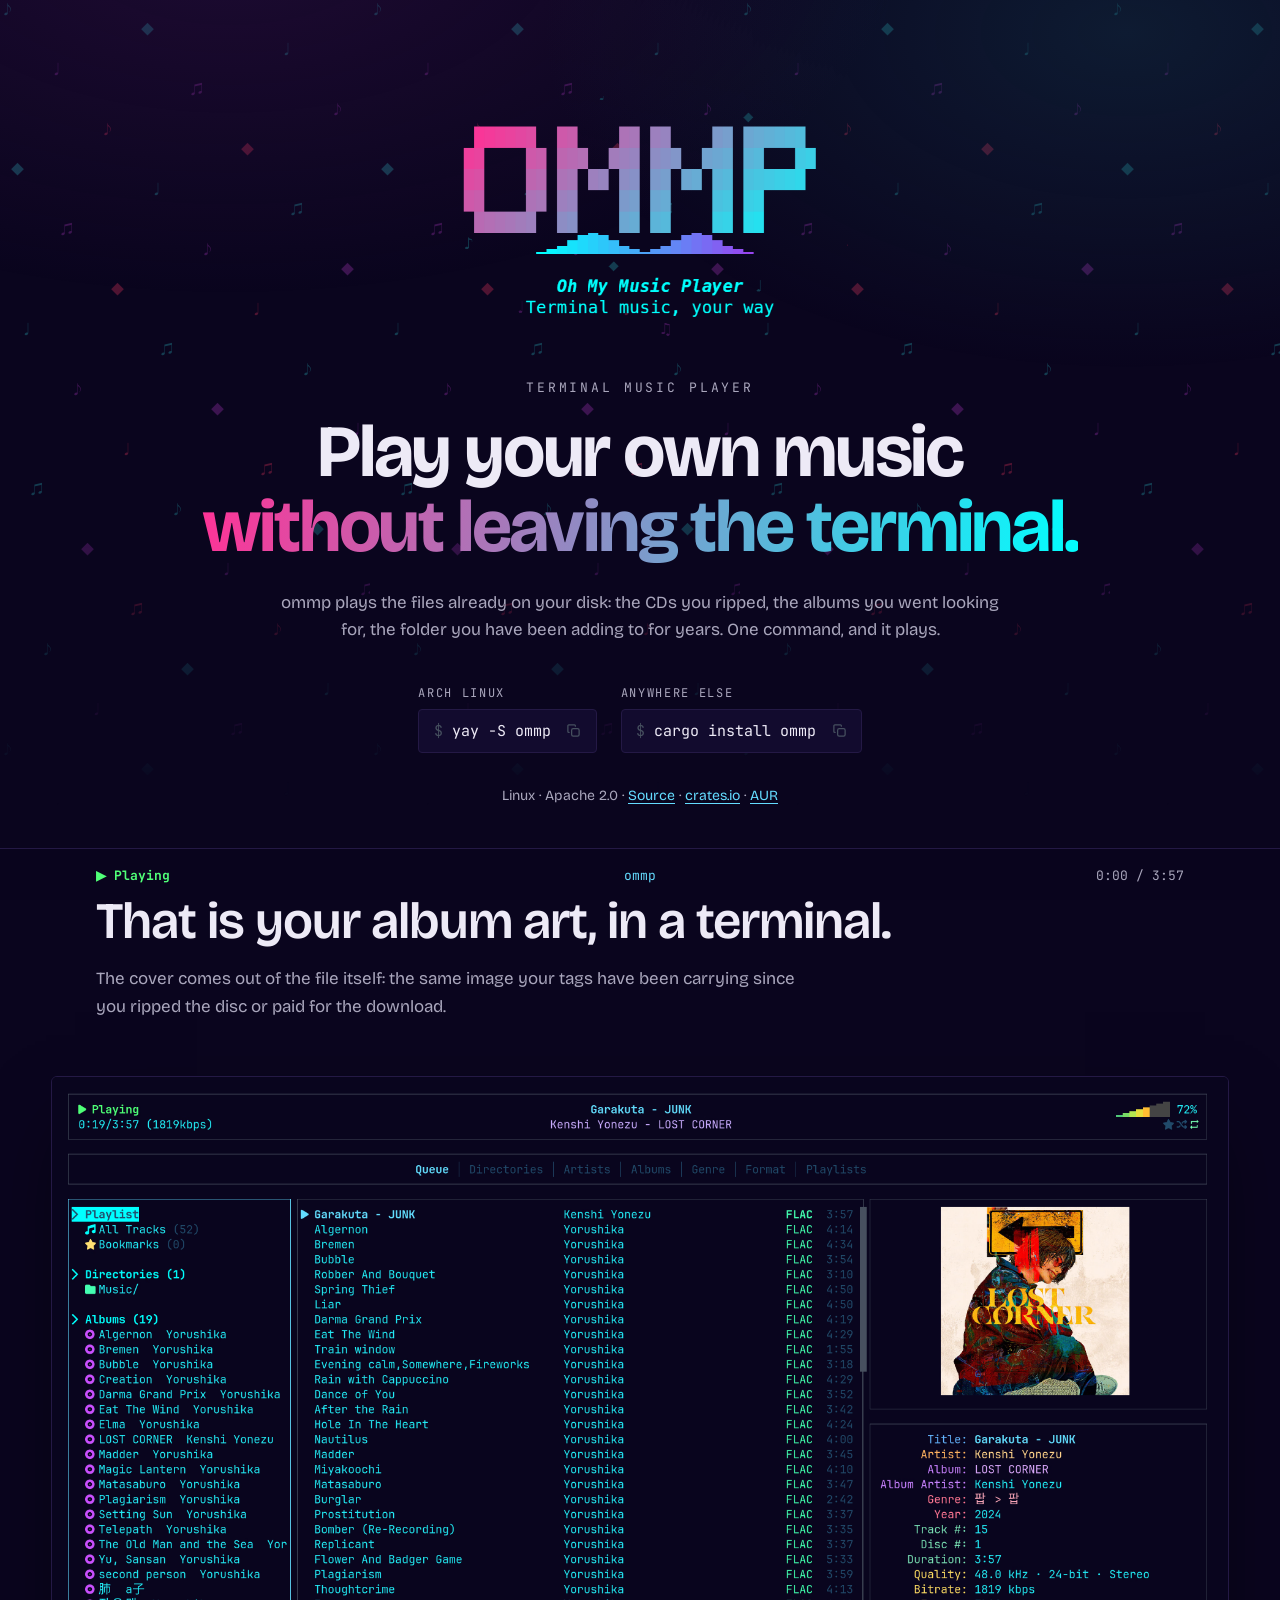
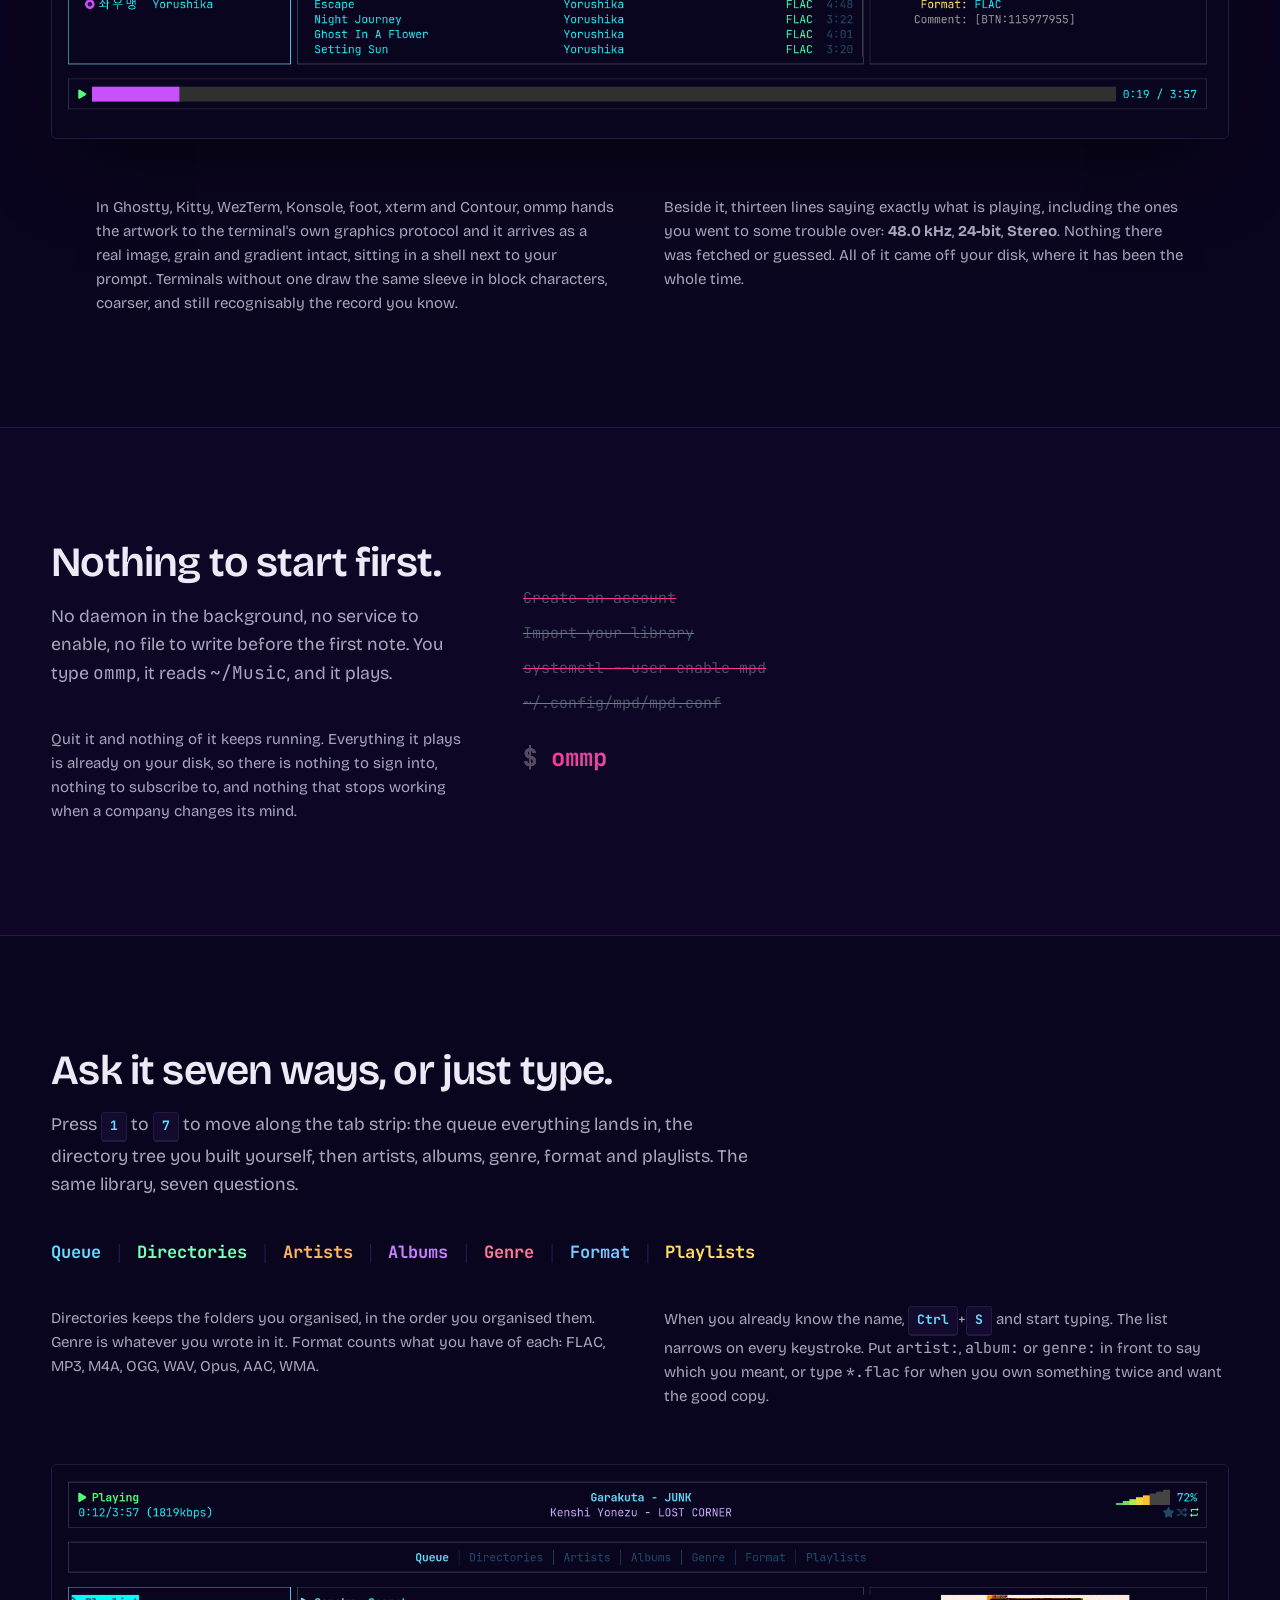
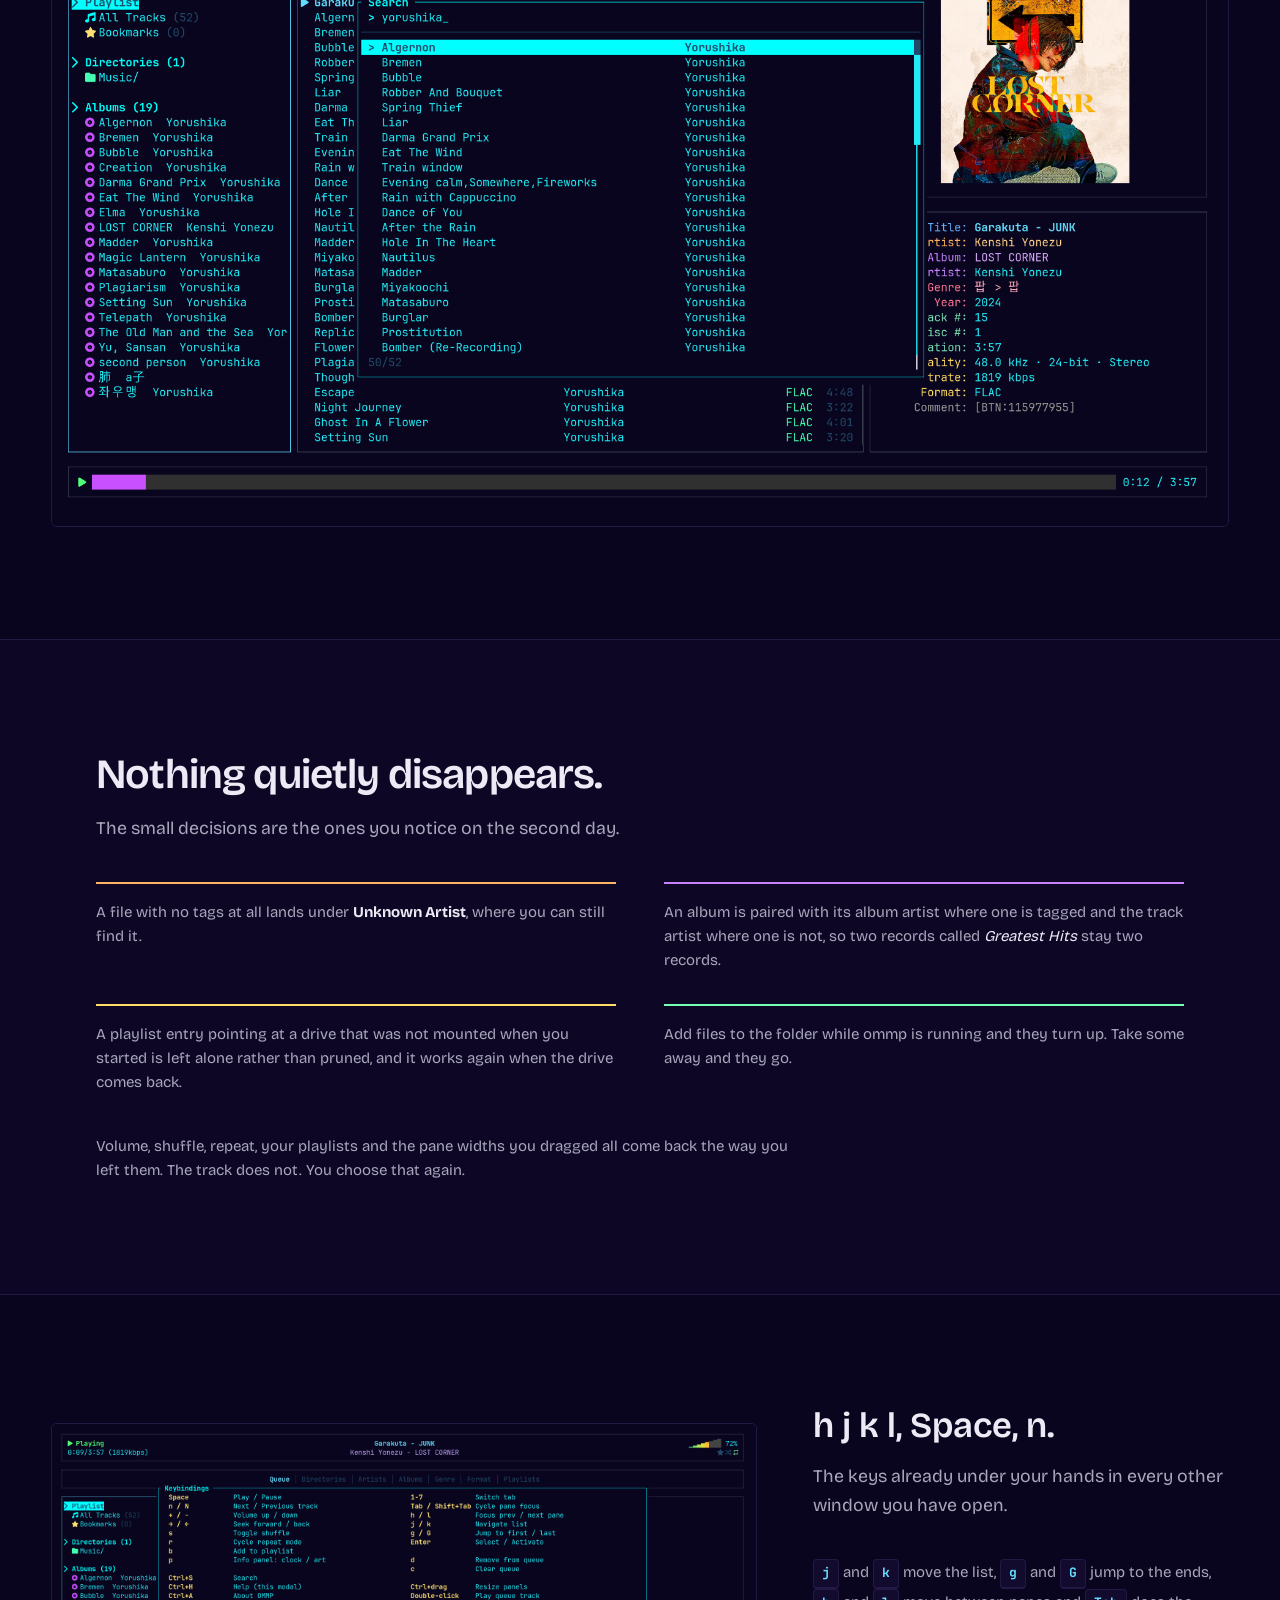
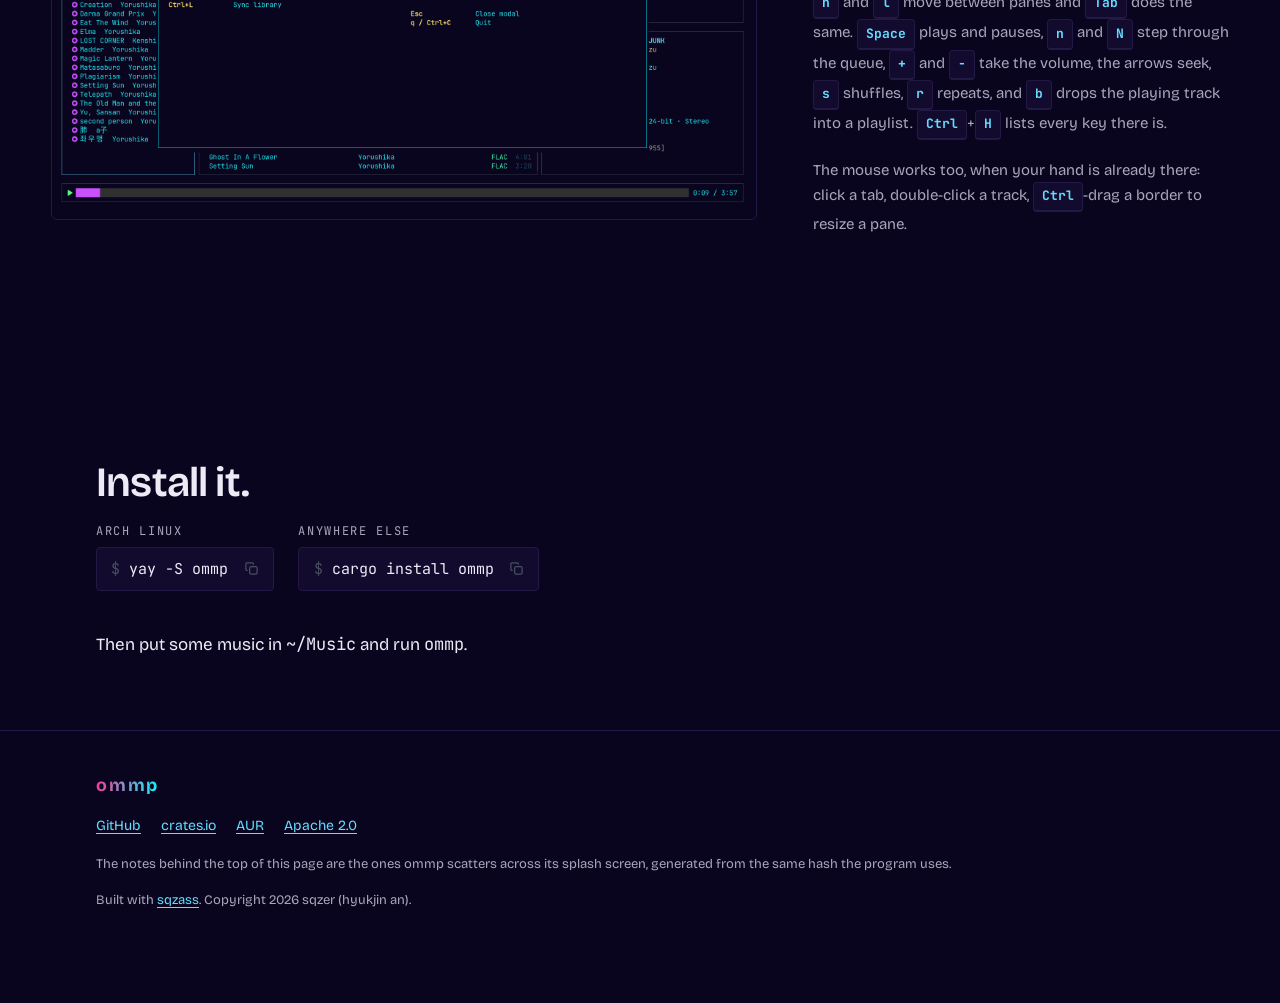
<file: index.html>
<!doctype html>
<html lang="en">
<head>
<meta charset="utf-8">
<meta name="viewport" content="width=device-width, initial-scale=1">
<title>ommp — a terminal music player</title>
<meta name="description" content="A terminal music player written in Rust. It plays the files already on your disk, in the terminal you already have open.">
<meta name="color-scheme" content="dark">
<meta name="theme-color" content="#0A051E">

<meta property="og:type" content="website">
<meta property="og:title" content="ommp — Oh My Music Player">
<meta property="og:description" content="A terminal music player written in Rust. It plays the files already on your disk, in the terminal you already have open.">
<meta property="og:url" content="https://ommp.sqzer.com/">
<meta property="og:image" content="https://ommp.sqzer.com/img/og.png">
<meta name="twitter:card" content="summary_large_image"><link rel="icon" href="/favicon.ico" sizes="any">
<link rel="preload" as="font" type="font/woff2" href="/fonts/jetbrains-mono-400.woff2" crossorigin>
<link rel="preload" as="font" type="font/woff2" href="/fonts/bricolage-grotesque-var.woff2" crossorigin>
<link rel="stylesheet" href="/css/main.a0de33b3.css">
</head>
<body>

<a class="skip" href="#art">Skip to content</a>

<!-- ── Hero ──────────────────────────────────────────────────────────── -->
<header class="hero">
  <div class="wrap hero-in">
    <img class="hero-logo" src="/img/logo.png" alt="ommp" width="723" height="421">

    <p class="kicker">Terminal music player</p>
    <h1 class="display">
      Play your own music<br><em>without leaving the terminal.</em>
    </h1>
    <p class="lede">ommp plays the files already on your disk: the CDs you ripped, the albums you went looking for, the folder you have been adding to for years. One command, and it plays.</p>

    <div class="installs">
<div class="install">
        <span class="install-label">Arch Linux</span>
        <div class="cmdline">
          <code class="cmd">yay -S ommp</code>
          <button class="cmd-copy" type="button" aria-label="Copy yay -S ommp" title="Copy">
            <svg viewBox="0 0 24 24" fill="none" stroke="currentColor" stroke-width="2" stroke-linecap="round" stroke-linejoin="round" aria-hidden="true"><rect x="9" y="9" width="12" height="12" rx="2.5"/><path d="M5 15H4.5A1.5 1.5 0 0 1 3 13.5v-9A1.5 1.5 0 0 1 4.5 3h9A1.5 1.5 0 0 1 15 4.5V5"/></svg>
            <svg viewBox="0 0 24 24" fill="none" stroke="currentColor" stroke-width="2.4" stroke-linecap="round" stroke-linejoin="round" aria-hidden="true"><path d="m5 12.5 5 5 9-11"/></svg>
          </button>
        </div>
      </div>
<div class="install">
        <span class="install-label">Anywhere else</span>
        <div class="cmdline">
          <code class="cmd">cargo install ommp</code>
          <button class="cmd-copy" type="button" aria-label="Copy cargo install ommp" title="Copy">
            <svg viewBox="0 0 24 24" fill="none" stroke="currentColor" stroke-width="2" stroke-linecap="round" stroke-linejoin="round" aria-hidden="true"><rect x="9" y="9" width="12" height="12" rx="2.5"/><path d="M5 15H4.5A1.5 1.5 0 0 1 3 13.5v-9A1.5 1.5 0 0 1 4.5 3h9A1.5 1.5 0 0 1 15 4.5V5"/></svg>
            <svg viewBox="0 0 24 24" fill="none" stroke="currentColor" stroke-width="2.4" stroke-linecap="round" stroke-linejoin="round" aria-hidden="true"><path d="m5 12.5 5 5 9-11"/></svg>
          </button>
        </div>
      </div>
    </div>

    <p class="hero-meta">
      Linux · Apache&nbsp;2.0 ·
      <a href="https://github.com/sqzer-x/ommp">Source</a> ·
      <a href="https://crates.io/crates/ommp">crates.io</a> ·
      <a href="https://aur.archlinux.org/packages/ommp">AUR</a>
    </p>
  </div>
</header>

<!-- ── 1. The artwork: the first thing you scroll into ────────────────── -->
<section id="art" class="band band-art" data-section="Album art">
  <div class="wrap">
    <h2 class="sec-title sec-title-lg">That is your album art, in a terminal.</h2>
    <p class="sec-lede sec-lede-lg">The cover comes out of the file itself: the same image your tags have been carrying since you ripped the disc or paid for the download.</p>
  </div>

  <figure class="shot shot-hero">
    <img src="/img/01-main.avif" alt="ommp playing a track: the library on the left, the queue in the middle, and on the right the album cover drawn as a real image above thirteen lines of track detail"
         width="3840" height="2160" fetchpriority="high">
  </figure>

  <div class="wrap two-up">
    <p>In Ghostty, Kitty, WezTerm, Konsole, foot, xterm and Contour, ommp hands the artwork to the terminal's own graphics protocol and it arrives as a real image, grain and gradient intact, sitting in a shell next to your prompt. Terminals without one draw the same sleeve in block characters, coarser, and still recognisably the record you know.</p>
    <p>Beside it, thirteen lines saying exactly what is playing, including the ones you went to some trouble over: <b>48.0 kHz</b>, <b>24-bit</b>, <b>Stereo</b>. Nothing there was fetched or guessed. All of it came off your disk, where it has been the whole time.</p>
  </div>
</section>

<!-- ── 2. Nothing to start ────────────────────────────────────────────── -->
<section class="band band-alt" data-section="Nothing to start">
  <div class="wrap-wide split">
    <div class="split-text">
      <h2 class="sec-title">Nothing to start first.</h2>
      <p class="sec-lede">No daemon in the background, no service to enable, no file to write before the first note. You type <code>ommp</code>, it reads <code>~/Music</code>, and it plays.</p>
      <p class="sec-body">Quit it and nothing of it keeps running. Everything it plays is already on your disk, so there is nothing to sign into, nothing to subscribe to, and nothing that stops working when a company changes its mind.</p>
    </div><div class="setup" aria-hidden="true">
      <ul class="setup-skipped">
        <li><span>Create an account</span></li>
        <li><span>Import your library</span></li>
        <li><span>systemctl --user enable mpd</span></li>
        <li><span>~/.config/mpd/mpd.conf</span></li>
      </ul>
      <p class="setup-real">ommp</p>
    </div>
  </div>
</section>

<!-- ── 3. Browse ──────────────────────────────────────────────────────── -->
<section class="band" data-section="Browse">
  <div class="wrap-wide">
    <h2 class="sec-title">Ask it seven ways, or just type.</h2>
    <p class="sec-lede">Press <kbd>1</kbd> to <kbd>7</kbd> to move along the tab strip: the queue everything lands in, the directory tree you built yourself, then artists, albums, genre, format and playlists. The same library, seven questions.</p><ol class="tabstrip">
      <li style="--accent: #64DCFF">Queue</li>
      <li style="--accent: #78FFB4">Directories</li>
      <li style="--accent: #FFB464">Artists</li>
      <li style="--accent: #C882FF">Albums</li>
      <li style="--accent: #FF7896">Genre</li>
      <li style="--accent: #78C8FF">Format</li>
      <li style="--accent: #FFDC64">Playlists</li>
    </ol>

    <div class="two-up">
      <p>Directories keeps the folders you organised, in the order you organised them. Genre is whatever you wrote in it. Format counts what you have of each: FLAC, MP3, M4A, OGG, WAV, Opus, AAC, WMA.</p>
      <p>When you already know the name, <kbd>Ctrl</kbd>+<kbd>S</kbd> and start typing. The list narrows on every keystroke. Put <code>artist:</code>, <code>album:</code> or <code>genre:</code> in front to say which you meant, or type <code>*.flac</code> for when you own something twice and want the good copy.</p>
    </div>

    <figure class="shot shot-wide">
      <img src="/img/03-search.avif" alt="The search overlay narrowing a library to fifty of its fifty-two tracks as the word yorushika is typed"
           width="3840" height="2160" loading="lazy">
    </figure>
  </div>
</section>

<!-- ── 4. Nothing lost ────────────────────────────────────────────────── -->
<section class="band band-alt" data-section="Nothing lost">
  <div class="wrap">
    <h2 class="sec-title">Nothing quietly disappears.</h2>
    <p class="sec-lede">The small decisions are the ones you notice on the second day.</p>

    <ul class="details">
      <li style="--accent: #FFB464">A file with no tags at all lands under <b>Unknown Artist</b>, where you can still find it.</li>
      <li style="--accent: #C882FF">An album is paired with its album artist where one is tagged and the track artist where one is not, so two records called <i>Greatest Hits</i> stay two records.</li>
      <li style="--accent: #FFDC64">A playlist entry pointing at a drive that was not mounted when you started is left alone rather than pruned, and it works again when the drive comes back.</li>
      <li style="--accent: #78FFB4">Add files to the folder while ommp is running and they turn up. Take some away and they go.</li>
    </ul>

    <p class="details-close">Volume, shuffle, repeat, your playlists and the pane widths you dragged all come back the way you left them. The track does not. You choose that again.</p>
  </div>
</section>

<!-- ── 5. Keys ────────────────────────────────────────────────────────── -->
<section class="band" data-section="Keys">
  <div class="wrap-wide split split-reverse">
    <div class="split-text">
      <h2 class="sec-title sec-title-mono">h j k l, Space, n.</h2>
      <p class="sec-lede">The keys already under your hands in every other window you have open.</p>
      <p class="sec-body"><kbd>j</kbd> and <kbd>k</kbd> move the list, <kbd>g</kbd> and <kbd>G</kbd> jump to the ends, <kbd>h</kbd> and <kbd>l</kbd> move between panes and <kbd>Tab</kbd> does the same. <kbd>Space</kbd> plays and pauses, <kbd>n</kbd> and <kbd>N</kbd> step through the queue, <kbd>+</kbd> and <kbd>-</kbd> take the volume, the arrows seek, <kbd>s</kbd> shuffles, <kbd>r</kbd> repeats, and <kbd>b</kbd> drops the playing track into a playlist. <kbd>Ctrl</kbd>+<kbd>H</kbd> lists every key there is.</p>
      <p class="sec-body">The mouse works too, when your hand is already there: click a tab, double-click a track, <kbd>Ctrl</kbd>-drag a border to resize a pane.</p>
    </div>
    <figure class="shot">
      <img src="/img/02-help.avif" alt="The keybinding overlay open over the player, two columns covering playback and navigation"
           width="3840" height="2160" loading="lazy">
    </figure>
  </div>
</section>

<!-- ── 6. Install ─────────────────────────────────────────────────────── -->
<section class="band band-close" data-section="Install">
  <div class="wrap">
    <h2 class="sec-title">Install it.</h2>

    <div class="installs installs-left">
<div class="install">
        <span class="install-label">Arch Linux</span>
        <div class="cmdline">
          <code class="cmd">yay -S ommp</code>
          <button class="cmd-copy" type="button" aria-label="Copy yay -S ommp" title="Copy">
            <svg viewBox="0 0 24 24" fill="none" stroke="currentColor" stroke-width="2" stroke-linecap="round" stroke-linejoin="round" aria-hidden="true"><rect x="9" y="9" width="12" height="12" rx="2.5"/><path d="M5 15H4.5A1.5 1.5 0 0 1 3 13.5v-9A1.5 1.5 0 0 1 4.5 3h9A1.5 1.5 0 0 1 15 4.5V5"/></svg>
            <svg viewBox="0 0 24 24" fill="none" stroke="currentColor" stroke-width="2.4" stroke-linecap="round" stroke-linejoin="round" aria-hidden="true"><path d="m5 12.5 5 5 9-11"/></svg>
          </button>
        </div>
      </div>
<div class="install">
        <span class="install-label">Anywhere else</span>
        <div class="cmdline">
          <code class="cmd">cargo install ommp</code>
          <button class="cmd-copy" type="button" aria-label="Copy cargo install ommp" title="Copy">
            <svg viewBox="0 0 24 24" fill="none" stroke="currentColor" stroke-width="2" stroke-linecap="round" stroke-linejoin="round" aria-hidden="true"><rect x="9" y="9" width="12" height="12" rx="2.5"/><path d="M5 15H4.5A1.5 1.5 0 0 1 3 13.5v-9A1.5 1.5 0 0 1 4.5 3h9A1.5 1.5 0 0 1 15 4.5V5"/></svg>
            <svg viewBox="0 0 24 24" fill="none" stroke="currentColor" stroke-width="2.4" stroke-linecap="round" stroke-linejoin="round" aria-hidden="true"><path d="m5 12.5 5 5 9-11"/></svg>
          </button>
        </div>
      </div>
    </div>

    <p class="install-close">Then put some music in <code>~/Music</code> and run <code>ommp</code>.</p>
  </div>
</section>

<footer class="foot">
  <div class="wrap foot-in">
    <p class="foot-name">ommp</p>
    <nav class="foot-links">
      <a href="https://github.com/sqzer-x/ommp">GitHub</a>
      <a href="https://crates.io/crates/ommp">crates.io</a>
      <a href="https://aur.archlinux.org/packages/ommp">AUR</a>
      <a href="https://github.com/sqzer-x/ommp/blob/main/LICENSE">Apache&nbsp;2.0</a>
    </nav>
    <p class="foot-fine">The notes behind the top of this page are the ones ommp scatters across its splash screen, generated from the same hash the program uses.</p>
    <p class="foot-fine">Built with <a href="https://github.com/sqzer-x/sqzass">sqzass</a>. Copyright 2026 sqzer (hyukjin an).</p>
  </div>
</footer>

<!-- ── The app's own status bar, tracking the page ───────────────────── -->
<div class="statusbar" aria-hidden="true">
  <div class="sb-fill"></div>
  <div class="sb-row">
    <span class="sb-state">&#9654; Playing</span>
    <span class="sb-track">ommp</span>
    <span class="sb-time"><span class="sb-elapsed">0:00</span> / 3:57</span>
  </div>
</div>

<script src="/js/status.91a500d5.js" defer></script>
</body>
</html>
</file>
<file: css/main.a0de33b3.css>
/* ommp landing page.
 *
 * Every colour here is lifted from the application's own source rather than
 * invented, so the page and the thing it is advertising cannot drift apart.
 * The comments name where each one lives. */

/* Relative URLs, not root-absolute: this file is served from a repository
   subpath and the stylesheet's own name is content-hashed, but ../fonts/
   resolves correctly either way. */
@font-face {
  font-family: "JetBrains Mono";
  src: url("../fonts/jetbrains-mono-400.woff2") format("woff2");
  font-weight: 400; font-style: normal; font-display: swap;
}
@font-face {
  font-family: "JetBrains Mono";
  src: url("../fonts/jetbrains-mono-700.woff2") format("woff2");
  font-weight: 700; font-style: normal; font-display: swap;
}
@font-face {
  font-family: "Bricolage Grotesque";
  src: url("../fonts/bricolage-grotesque-var.woff2") format("woff2");
  font-weight: 400 800; font-style: normal; font-display: swap;
}

:root {
  /* about_modal.rs */
  --bg:      #0A051E;   /* BG_DARK */
  --pink:    #FF3296;   /* NEON_PINK, the logo gradient's start */
  --cyan:    #00FFFF;   /* NEON_CYAN, its end */
  /* theme.rs */
  --sky:     #64DCFF;   /* border_focused, and the current track */
  --dim:     #46505F;   /* border_unfocused */
  --violet:  #C850FF;   /* progress_filled */
  /* status_bar.rs */
  --playing: #50FF78;

  --ink:     #EDEAF6;
  --ink-2:   #A9A6BC;
  --panel:   #120B2E;
  --line:    #241945;

  --mono: "JetBrains Mono", ui-monospace, SFMono-Regular, Menlo, Consolas, monospace;
  --disp: "Bricolage Grotesque", ui-sans-serif, system-ui, sans-serif;

  /* Two measures, not one. Prose wants a short line; a section built around a
     screenshot wants room, and holding it to the prose width leaves the copy
     pinned against one edge with dead margin beyond it. */
  --wrap:      68rem;
  --wrap-wide: 78rem;
  --sb-h: 3.25rem;
}

*, *::before, *::after { box-sizing: border-box; }

html { -webkit-text-size-adjust: 100%; scroll-behavior: smooth; }
@media (prefers-reduced-motion: reduce) {
  html { scroll-behavior: auto; }
  *, *::before, *::after { animation-duration: .01ms !important; transition-duration: .01ms !important; }
}

body {
  margin: 0;
  padding-bottom: var(--sb-h);
  background: var(--bg);
  color: var(--ink);
  font-family: var(--disp);
  font-size: clamp(1rem, .95rem + .2vw, 1.125rem);
  line-height: 1.6;
  -webkit-font-smoothing: antialiased;
}

/* The terminal face is reserved for things that are literally the app:
   commands you type, keys you press, tab names, the status bar. */
code, kbd, .cmd, .kicker, .install-label, .tabstrip, .setup,
.sec-title-mono, .sb-row { font-family: var(--mono); }

a { color: var(--sky); text-underline-offset: .2em; text-decoration-thickness: 1px; }
a:hover { color: var(--cyan); }
:focus-visible { outline: 2px solid var(--cyan); outline-offset: 3px; border-radius: 2px; }

.skip {
  position: absolute; left: -9999px;
  background: var(--cyan); color: var(--bg); padding: .6rem 1rem; font-weight: 700;
}
.skip:focus { left: 1rem; top: 1rem; z-index: 100; }

/* Three limits, and the smallest wins. The 92% is what keeps the two measures
   moving together: without it, a viewport between the two caps (1128–1288px)
   pins the wide sections 20px off the edge while the prose sections stay 96px
   in, and the 76px stagger reads as a mistake. The fixed 2.5rem only takes over
   below ~500px, where a proportional gutter would be too tight to touch. */
.wrap      { width: min(100% - 2.5rem, 92%, var(--wrap));      margin-inline: auto; }
.wrap-wide { width: min(100% - 2.5rem, 92%, var(--wrap-wide)); margin-inline: auto; }

/* ── Hero ─────────────────────────────────────────────────────────── */

.hero {
  position: relative;
  padding-block: clamp(3rem, 8vw, 6rem) 0;
  background-color: var(--bg);
}

/* The splash screen, as the page opens on. ommp scatters music notes across a
   dark field while it loads (about_modal.rs, render_splash_screen); the tile is
   that same scatter, generated from the same hash by tools/note-field.py. */
.hero::before {
  content: "";
  position: absolute; inset: 0; z-index: 0;
  pointer-events: none;
  background:
    radial-gradient(60rem 32rem at 18% -8%, #3C145066, transparent 70%),
    radial-gradient(52rem 30rem at 88% 4%,  #143C5066, transparent 70%),
    url("../img/note-field.png") repeat;
  background-size: auto, auto, 370px 740px;
  -webkit-mask-image: linear-gradient(#000 60%, #0000 100%);
          mask-image: linear-gradient(#000 60%, #0000 100%);
}
.hero-in { position: relative; z-index: 1; }

.hero-in { text-align: center; }

.hero-logo {
  width: min(100%, 26rem); height: auto; display: block; margin: 0 auto 2.5rem;
  animation: rise .6s ease-out both;
}
@keyframes rise { from { opacity: 0; transform: translateY(.5rem); } to { opacity: 1; transform: none; } }

.kicker {
  margin: 0 0 1rem;
  font-size: .8125rem; letter-spacing: .22em; text-transform: uppercase;
  color: var(--ink-2);
}

.display {
  font-family: var(--disp);
  font-weight: 700;
  font-size: clamp(2.4rem, 1.4rem + 4.4vw, 4.6rem);
  line-height: 1.02;
  letter-spacing: -.03em;
  margin: 0 0 1.5rem;
}
.display em {
  font-style: normal;
  background: linear-gradient(100deg, var(--pink), var(--cyan));
  -webkit-background-clip: text; background-clip: text; color: transparent;
}

.lede {
  max-width: 46rem; margin: 0 auto 2.5rem;
  color: var(--ink-2); font-size: 1.0625rem;
}

.installs { display: flex; flex-wrap: wrap; gap: 1rem 1.5rem; justify-content: center; }
.installs-left { justify-content: flex-start; margin-bottom: 2.5rem; }
.install { text-align: left; }
.install-label {
  display: block; font-size: .75rem; letter-spacing: .14em; text-transform: uppercase;
  color: var(--ink-2); margin-bottom: .4rem;
}

/* One box, holding the command and the button that copies it. The border and
   the background belong to the box, not to either thing inside it, and the
   feedback is the icon changing, so nothing resizes when you copy. */
.cmdline {
  display: flex; align-items: center; gap: .5rem;
  width: max-content; max-width: 100%;
  background: var(--panel); border: 1px solid var(--line); border-radius: 4px;
  padding: .35rem .4rem .35rem .9rem;
  transition: border-color .15s;
}
.cmdline:focus-within { border-color: var(--sky); }
.cmd {
  /* min-width:auto would refuse to shrink below the command's full width and
     push the box past a narrow viewport. */
  flex: 1 1 auto; min-width: 0; overflow-x: auto;
  font-family: var(--mono); font-size: .9375rem;
  color: var(--ink); white-space: nowrap;
  scrollbar-width: thin; scrollbar-color: var(--line) transparent;
}
/* The prompt lives in a pseudo-element, which never reaches the clipboard. */
.cmd::before { content: "$ "; color: var(--dim); }

.cmd-copy {
  flex: none; display: grid; place-items: center;
  width: 1.9rem; height: 1.9rem; padding: 0;
  background: none; border: 0; border-radius: 3px;
  color: var(--dim); cursor: pointer;
  transition: color .15s, background .15s;
}
.cmd-copy:hover { color: var(--ink); background: #ffffff12; }
.cmd-copy svg { width: 15px; height: 15px; }
.cmd-copy svg:last-child { display: none; }
.cmd-copy.is-copied { color: var(--playing); }
.cmd-copy.is-copied svg:first-child { display: none; }
.cmd-copy.is-copied svg:last-child { display: block; }

.hero-meta { margin-top: 2rem; color: var(--ink-2); font-size: .875rem; }

/* ── Screenshots ──────────────────────────────────────────────────── */

.shot { margin: 0; }
.shot img {
  display: block; width: 100%; height: auto;
  border: 1px solid var(--line); border-radius: 6px;
}
.shot-hero {
  /* The one element allowed past the wide measure: it is the product, and it is
     the first thing you scroll into. */
  width: min(100% - 2.5rem, 92%, 84rem);
  margin: clamp(2.5rem, 5vw, 3.5rem) auto clamp(2.5rem, 5vw, 3.5rem);
}
.shot-hero img { box-shadow: 0 2rem 5rem -1.5rem #00000099; }
.shot-wide { margin-top: clamp(2.5rem, 5vw, 3.5rem); }

/* ── Bands ────────────────────────────────────────────────────────── */

.band { padding-block: clamp(4rem, 9vw, 7rem); }
.band-alt { background: #0D0725; border-block: 1px solid var(--line); }
.band-close { padding-bottom: clamp(3rem, 6vw, 4.5rem); }

.sec-title {
  font-family: var(--disp); font-weight: 600;
  font-size: clamp(1.7rem, 1.2rem + 1.9vw, 2.6rem);
  line-height: 1.1; letter-spacing: -.02em; margin: 0 0 1rem;
}
.sec-lede { max-width: 44rem; color: var(--ink-2); margin: 0 0 2.5rem; }
.sec-body { max-width: 44rem; color: var(--ink-2); margin: 0 0 1.1rem; font-size: .9375rem; }
.sec-body:last-child { margin-bottom: 0; }

/* The section that opens the page carries the weight the hero used to. */
.band-art { padding-top: clamp(2.5rem, 6vw, 4.5rem); }
.sec-title-lg { font-size: clamp(2rem, 1.3rem + 2.6vw, 3.2rem); }
.sec-lede-lg  { font-size: 1.0625rem; margin-bottom: 0; }
/* A mono heading, because the heading is keys. */
.sec-title-mono { font-size: clamp(1.5rem, 1.1rem + 1.5vw, 2.2rem); letter-spacing: 0; }

/* Two columns of prose under a full-width image, so a long explanation does not
   become one very long line. */
.two-up {
  display: grid; gap: clamp(1.5rem, 4vw, 3rem);
  color: var(--ink-2); font-size: .9375rem;
}
.two-up p { margin: 0; }
@media (min-width: 52rem) { .two-up { grid-template-columns: 1fr 1fr; } }

/* ── Split sections ───────────────────────────────────────────────── */

/* Copy in a fixed column, screenshot in the rest. The hero shot is the one that
   earns full width; from here down the screenshots illustrate a point the copy
   is already making, and blowing them up to fill the page only pushes the
   reader further from it. */
.split { display: grid; gap: clamp(2rem, 5vw, 3.5rem); align-items: center; }
@media (min-width: 56rem) {
  .split { grid-template-columns: minmax(0, 26rem) 1fr; }
  /* Reordering alone leaves the figure in the narrow track and shrinks it to
     half the size of the one above. Mirror the tracks so both screenshots come
     out the same size, and only the side they sit on changes. */
  .split-reverse { grid-template-columns: 1fr minmax(0, 26rem); }
  .split-reverse .split-text { order: 2; }
}

/* ── The setup you skip ───────────────────────────────────────────── */

/* Four things you do not do, struck out, and the one line you do type. The
   argument is made by the ratio, so nothing here is decorated further. */
.setup { font-size: .9375rem; }
.setup-skipped { list-style: none; margin: 0 0 1.5rem; padding: 0; display: grid; gap: .7rem; }
.setup-skipped li { color: var(--dim); }
/* Drawn on the span rather than the list item: an inline box is the height of
   the text itself, so 50% of it lands on the middle of the letters instead of
   the middle of the line box, which sits higher. */
.setup-skipped span { position: relative; }
.setup-skipped span::after {
  content: ""; position: absolute; inset-inline: 0; top: 50%;
  height: 1px; background: var(--pink);
  transform-origin: left;
}

/* Once the script is running the lines arrive unstruck and are crossed out one
   at a time as the section comes into view. Without it they are simply already
   crossed out, which is the state that makes the point. */
.setup-armed .setup-skipped li { color: var(--ink-2); transition: color .4s ease; }
.setup-armed .setup-skipped span::after { transform: scaleX(0); transition: transform .45s ease; }
.setup-armed .setup-skipped li.is-struck { color: var(--dim); }
.setup-armed .setup-skipped li.is-struck span::after { transform: scaleX(1); }
@media (prefers-reduced-motion: reduce) {
  .setup-armed .setup-skipped span::after { transition: none; }
}
.setup-real {
  margin: 0; font-weight: 700; font-size: 1.5rem;
  background: linear-gradient(100deg, var(--pink), var(--cyan));
  -webkit-background-clip: text; background-clip: text; color: transparent;
}
.setup-real::before { content: "$ "; -webkit-text-fill-color: var(--dim); }

/* ── The tab strip, set as type ────────────────────────────────────── */

/* ommp's own tab bar. Same names, same order, same seven accents it draws them
   in — the separators included, because that is how the app renders them. */
.tabstrip {
  list-style: none; margin: 0 0 2.5rem; padding: 0;
  display: flex; flex-wrap: wrap; align-items: baseline;
  font-size: clamp(.875rem, .75rem + .4vw, 1.0625rem); font-weight: 700;
}
.tabstrip li { color: var(--accent); }
.tabstrip li + li::before {
  content: "│"; color: var(--line); font-weight: 400;
  margin-inline: .75em; -webkit-text-fill-color: var(--line);
}

/* ── The small decisions ──────────────────────────────────────────── */

.details {
  list-style: none; margin: 0 0 2.5rem; padding: 0;
  display: grid; gap: 1.75rem;
}
@media (min-width: 46rem) { .details { grid-template-columns: 1fr 1fr; gap: 2rem 3rem; } }
.details li {
  border-top: 2px solid var(--accent); padding-top: 1rem;
  color: var(--ink-2); font-size: .9375rem;
}
.details li b { color: var(--ink); font-weight: 700; }
.details li i { font-style: italic; color: var(--ink); }
.details-close { max-width: 44rem; margin: 0; color: var(--ink-2); font-size: .9375rem; }

kbd {
  font-family: var(--mono); font-size: .8125rem; font-weight: 700;
  background: var(--panel); border: 1px solid var(--line); border-bottom-width: 2px;
  border-radius: 4px; padding: .2rem .5rem; color: var(--sky);
  display: inline-block; text-align: center;
}

/* ── Install ──────────────────────────────────────────────────────── */

.install-close { margin: 0; font-size: 1.0625rem; }

/* ── Footer ───────────────────────────────────────────────────────── */

.foot { border-top: 1px solid var(--line); padding-block: 2.5rem; }
.foot-in { display: grid; gap: 1rem; }
.foot-name {
  margin: 0; font-weight: 700; letter-spacing: .1em;
  background: linear-gradient(100deg, var(--pink), var(--cyan));
  -webkit-background-clip: text; background-clip: text; color: transparent;
  width: max-content;
}
.foot-links { display: flex; flex-wrap: wrap; gap: 1.25rem; font-size: .875rem; }
.foot-fine { margin: 0; color: var(--ink-2); font-size: .8125rem; }

/* ── The signature: ommp's status bar, tracking the page ──────────── */

.statusbar {
  position: fixed; inset: auto 0 0 0; z-index: 50;
  height: var(--sb-h);
  background: #0A051EF2;
  backdrop-filter: blur(8px);
  border-top: 1px solid var(--line);
  font-size: .8125rem;
}
.sb-fill {
  height: 2px; width: 0%;
  background: var(--violet);
  transition: width .1s linear;
}
.sb-row {
  height: calc(var(--sb-h) - 2px);
  display: grid; grid-template-columns: 1fr auto 1fr; align-items: center;
  gap: 1rem;
  width: min(100% - 2.5rem, var(--wrap)); margin-inline: auto;
}
.sb-state { color: var(--playing); font-weight: 700; white-space: nowrap; }
.sb-track {
  color: var(--sky); text-align: center;
  overflow: hidden; text-overflow: ellipsis; white-space: nowrap;
}
.sb-time { color: var(--ink-2); text-align: right; white-space: nowrap; }

@media (max-width: 34rem) {
  .sb-row { grid-template-columns: auto 1fr; }
  .sb-state { display: none; }
  .sb-time { font-size: .75rem; }
}
</file>
